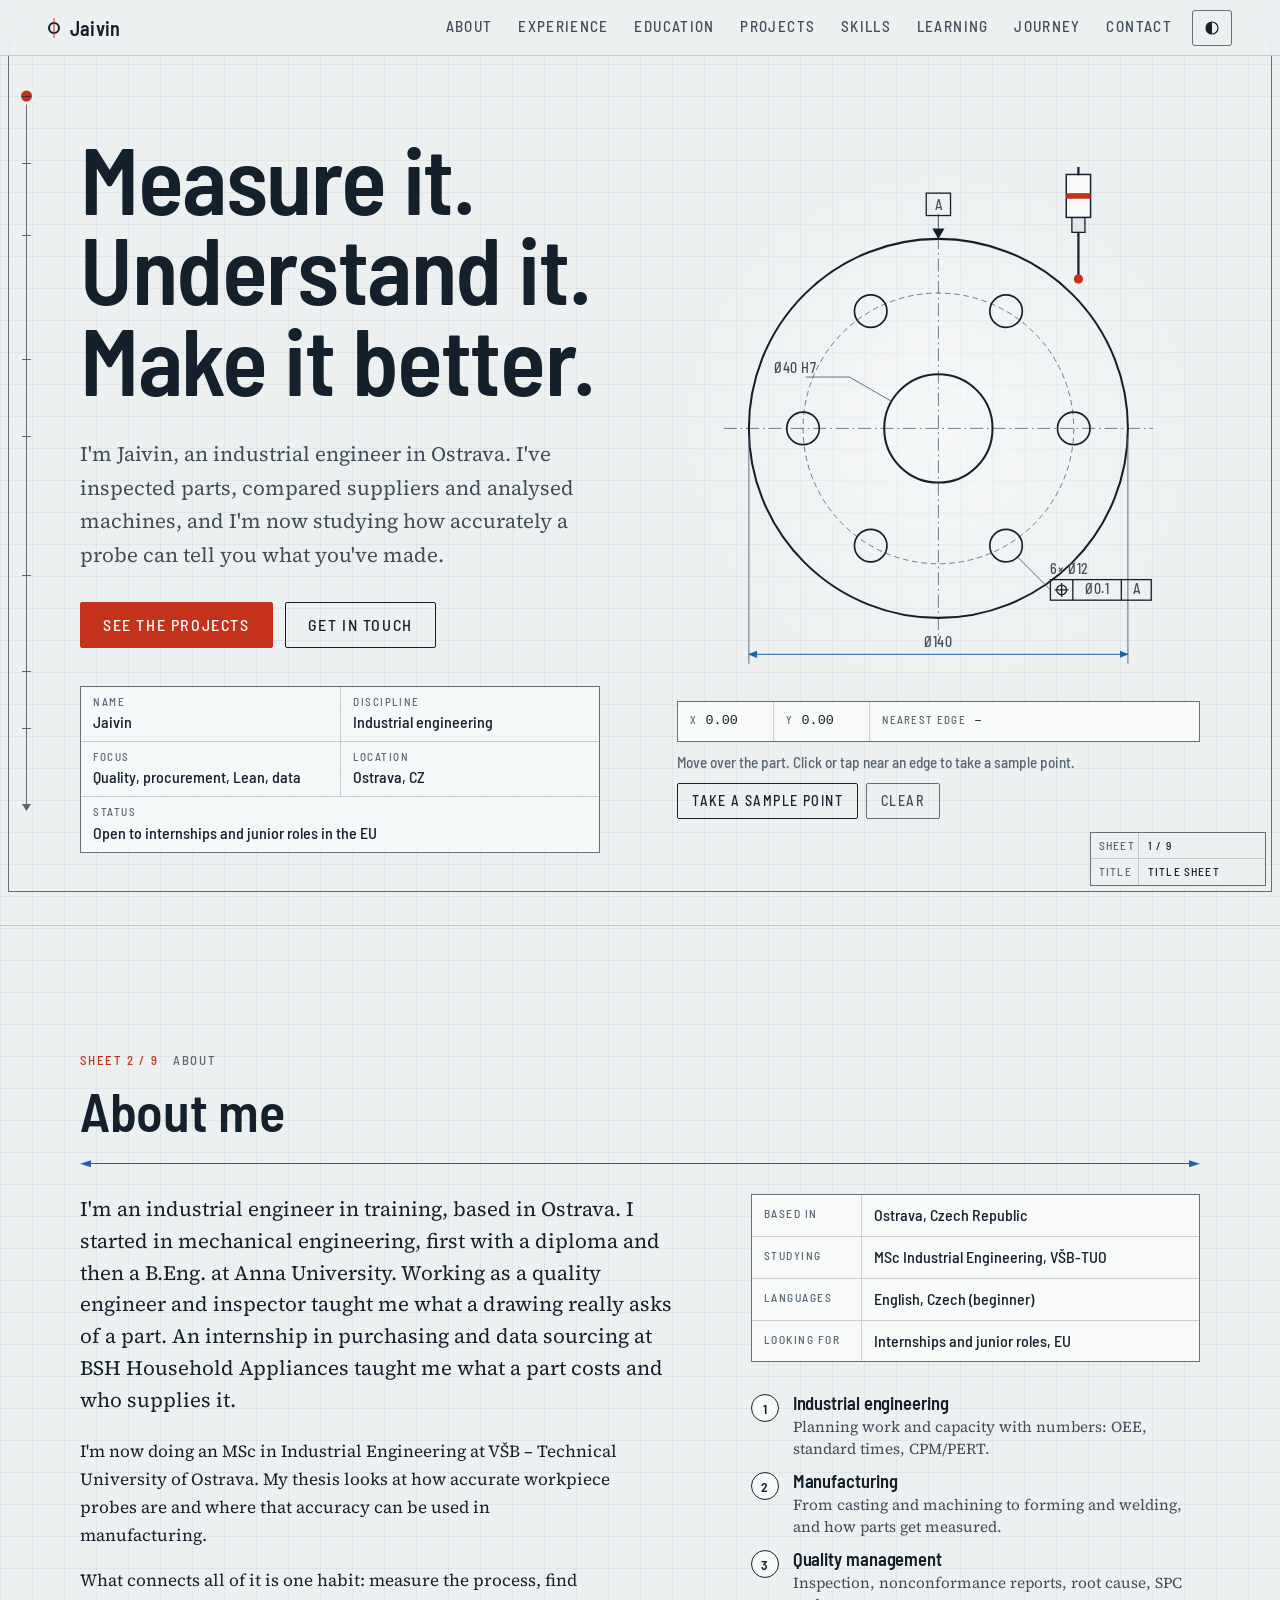
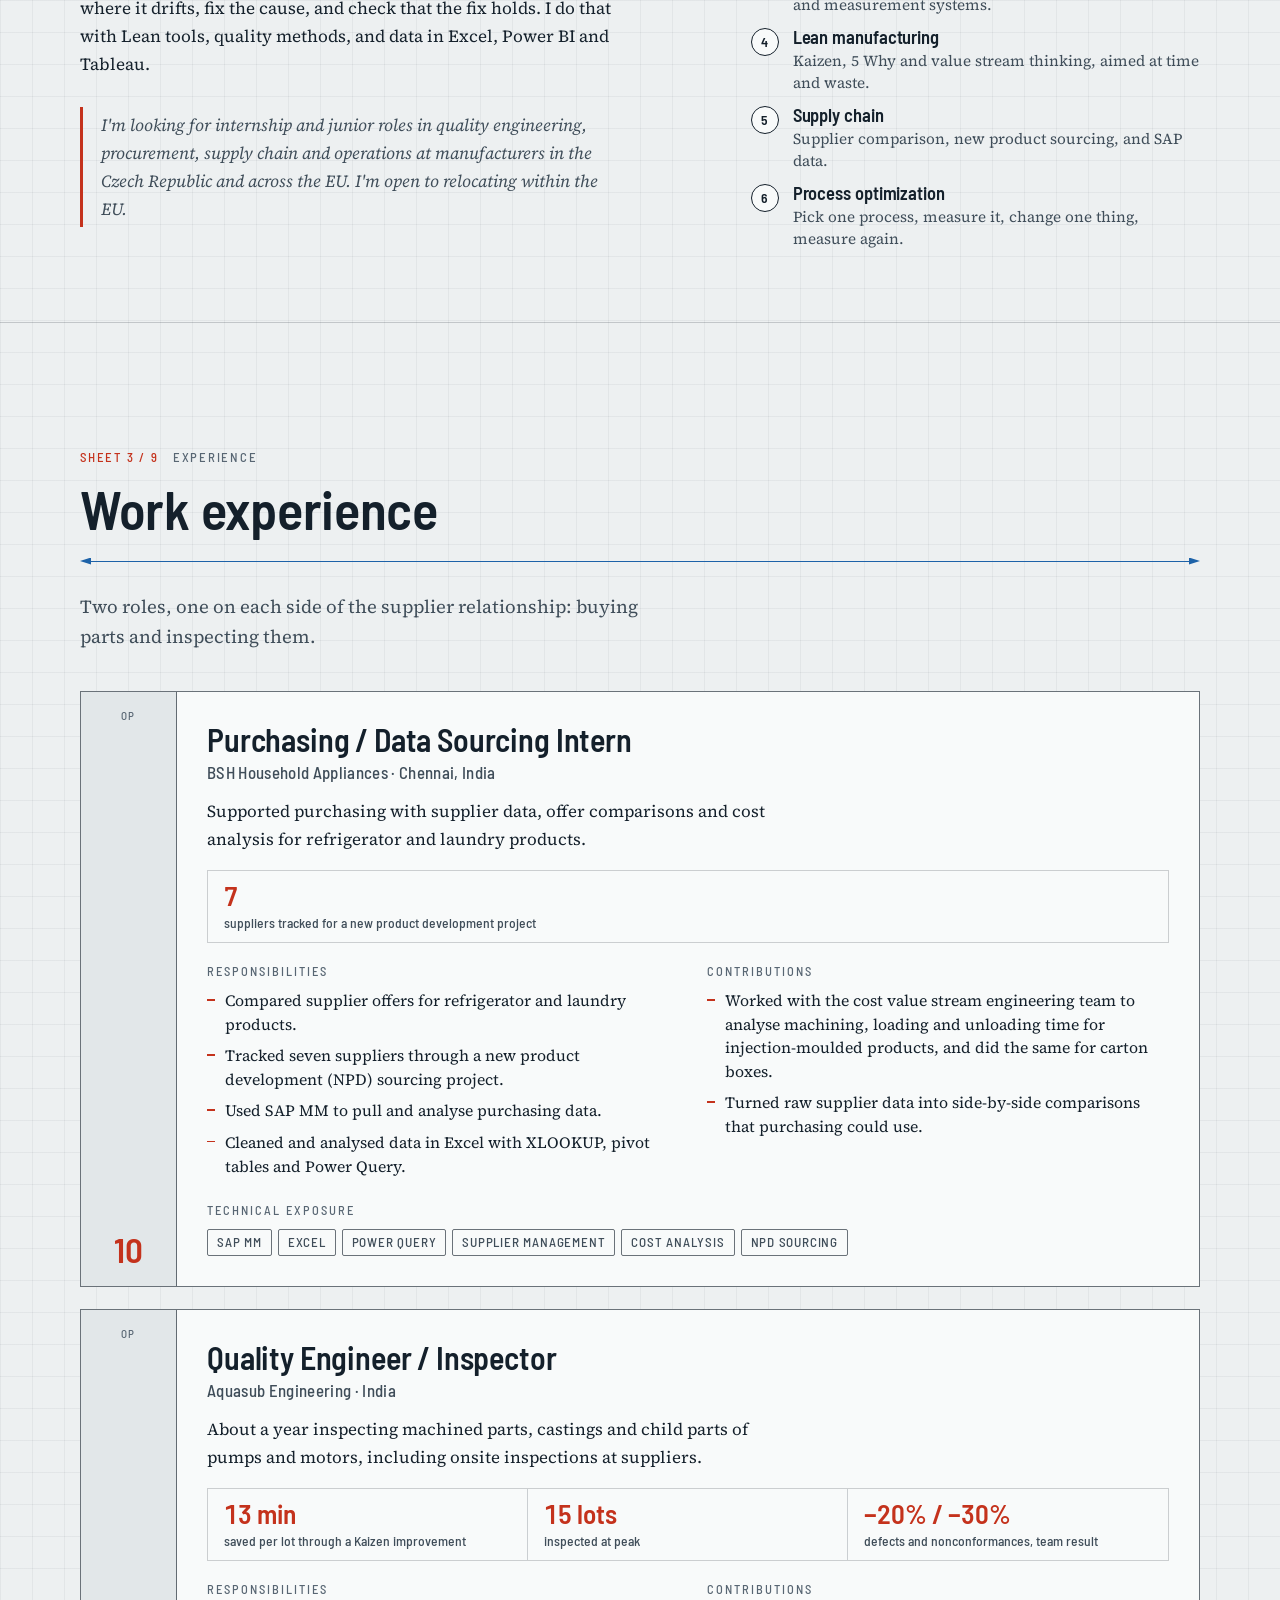
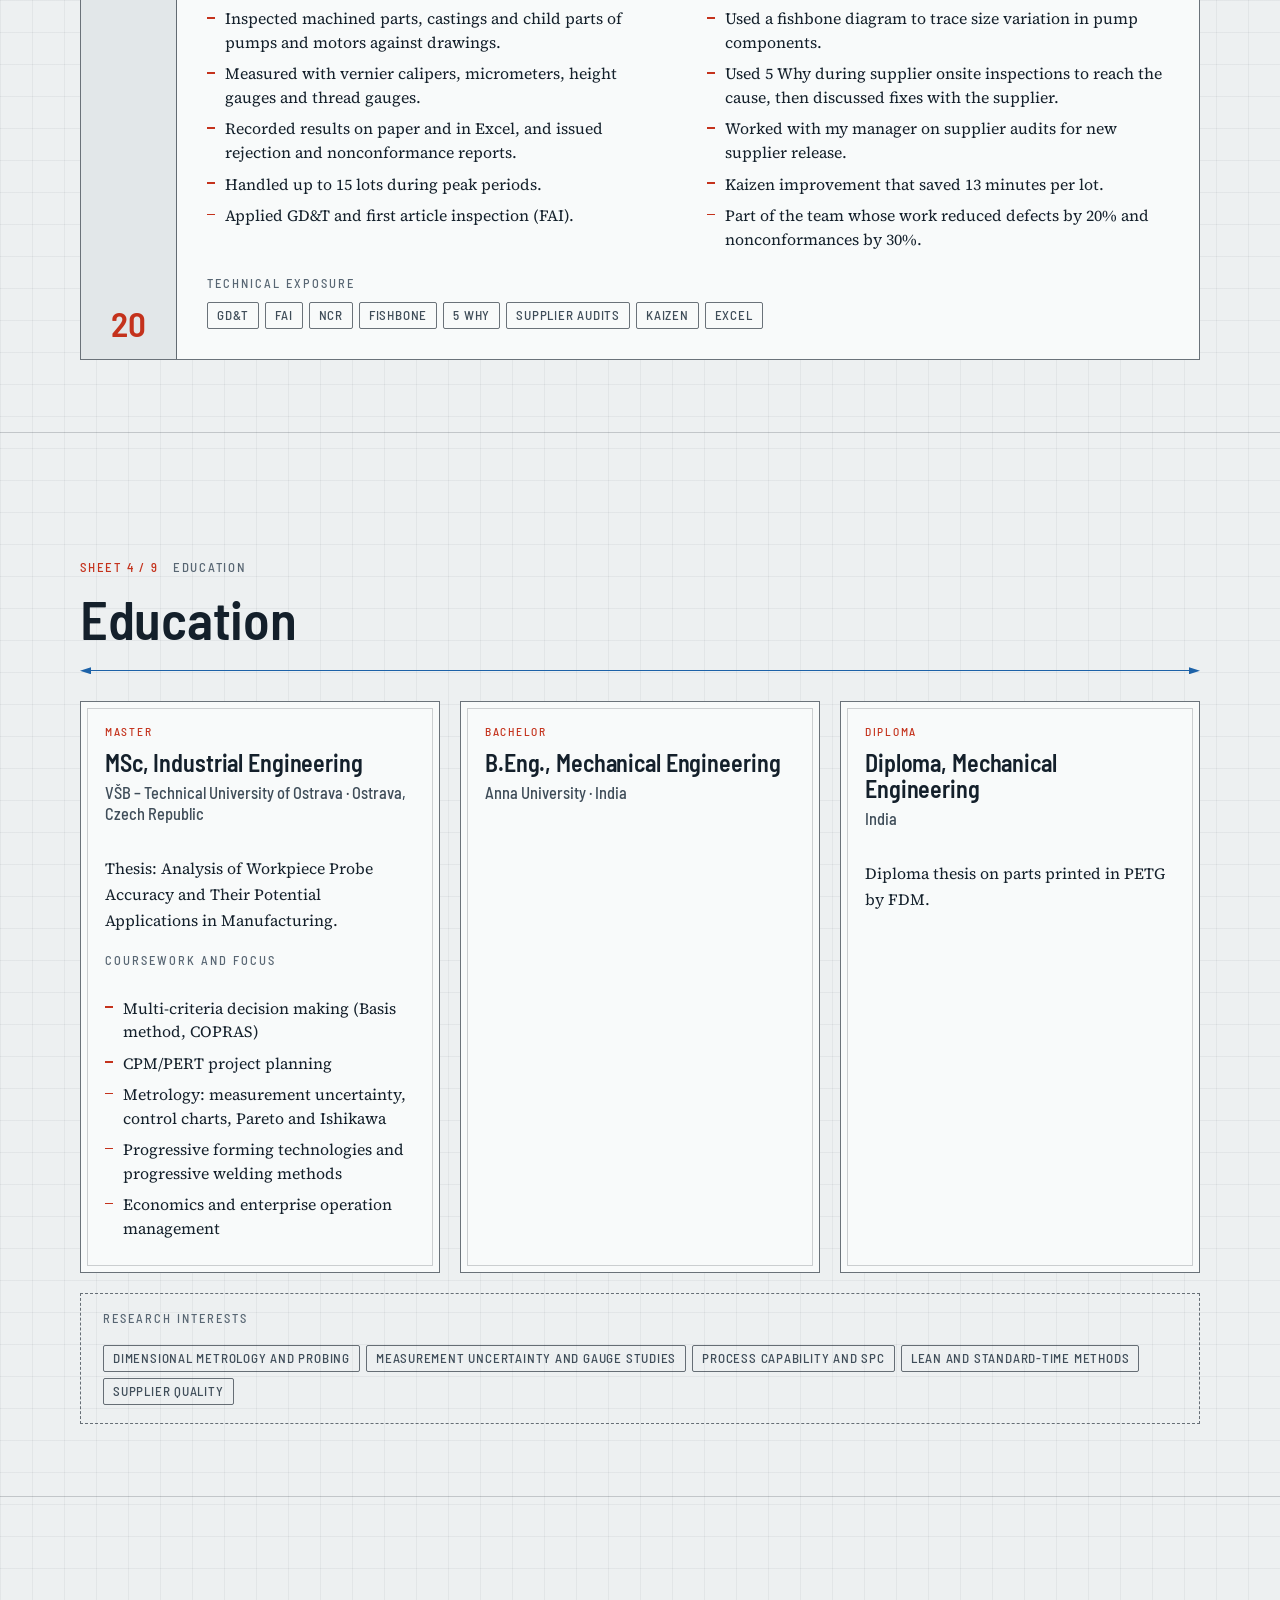
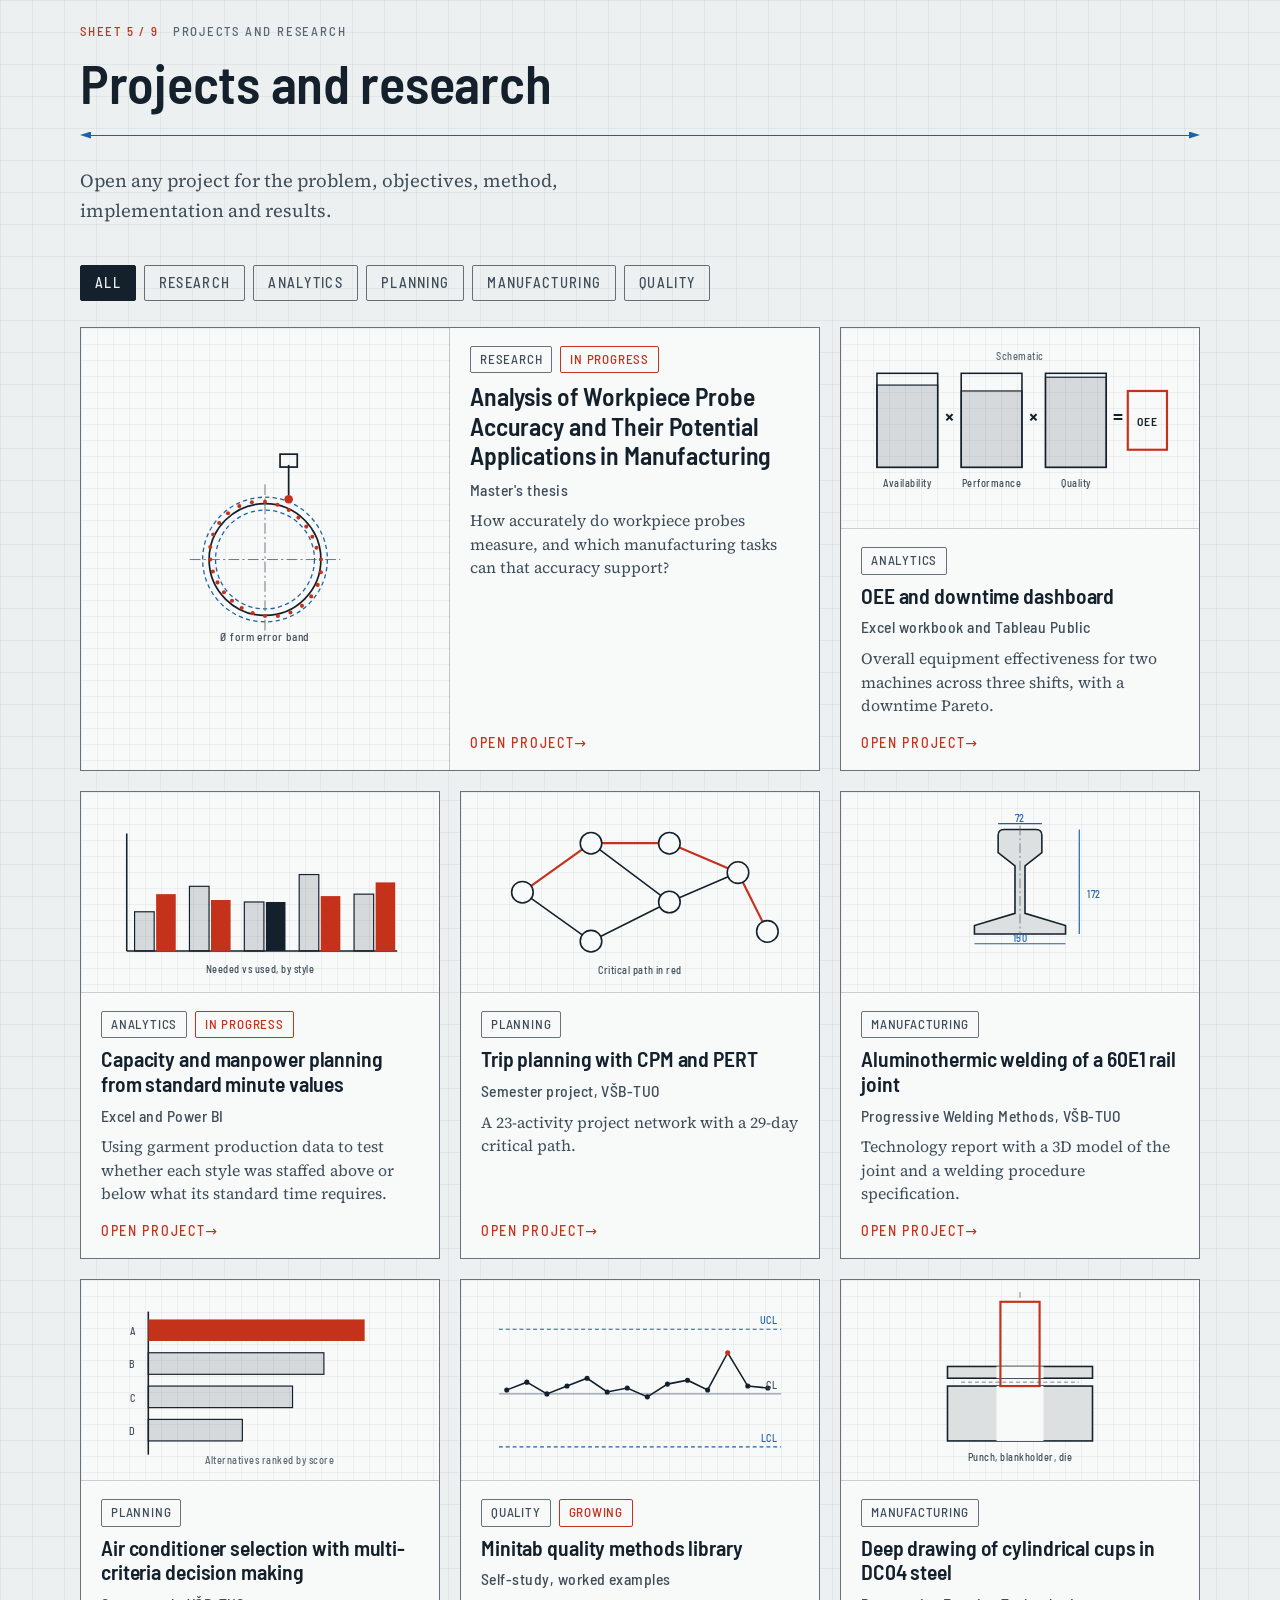
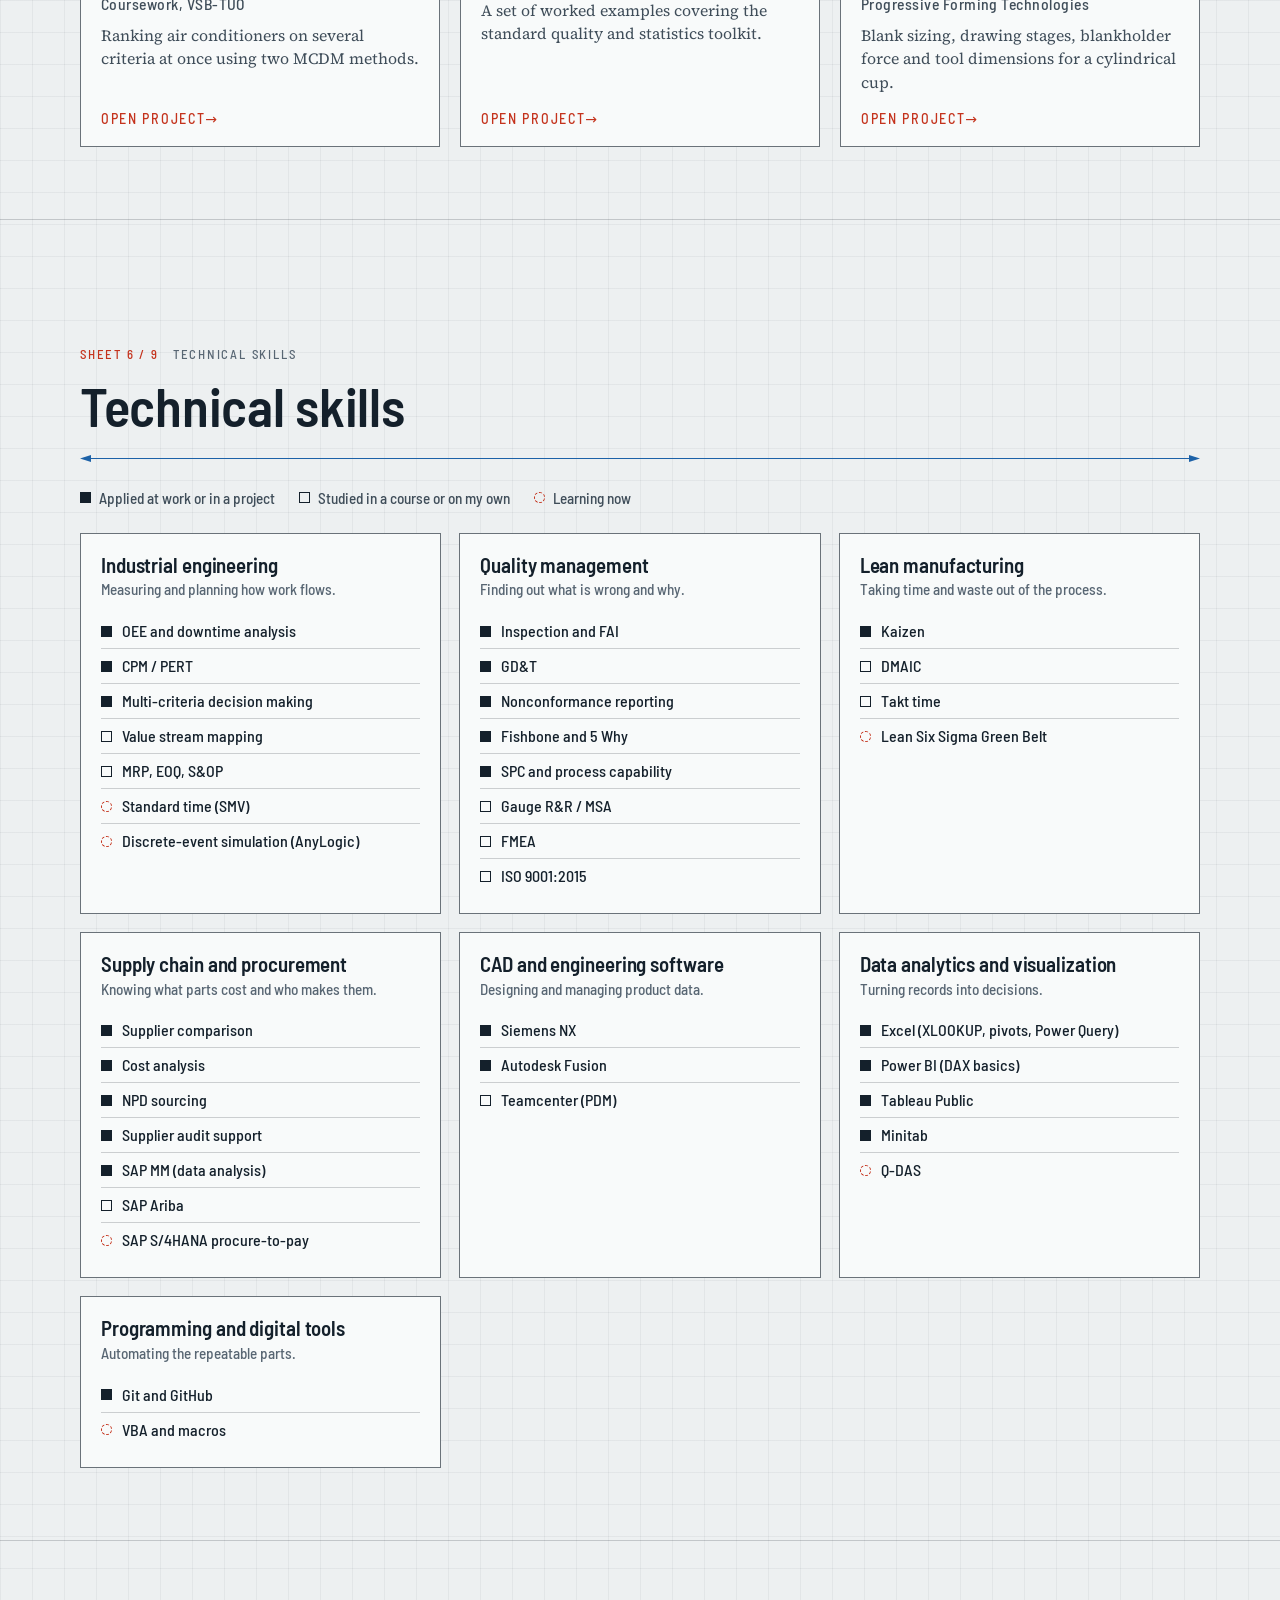
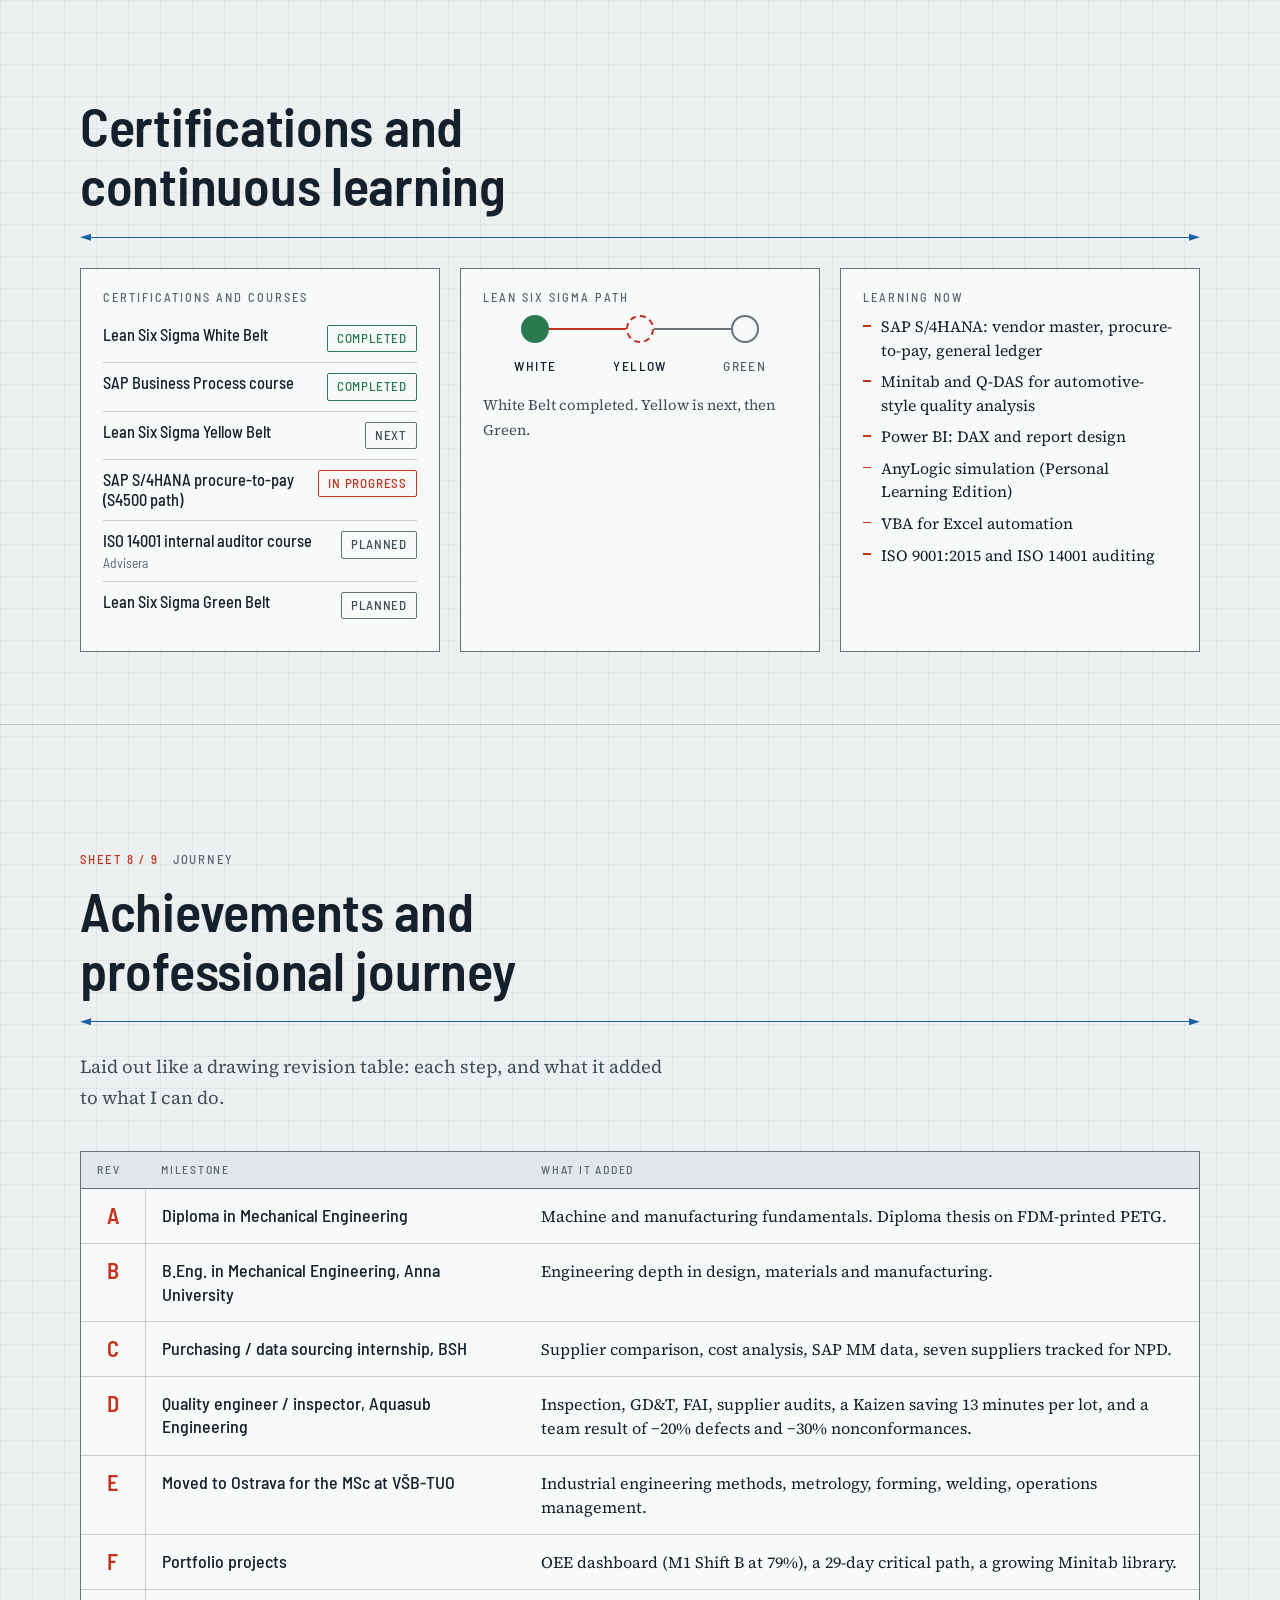
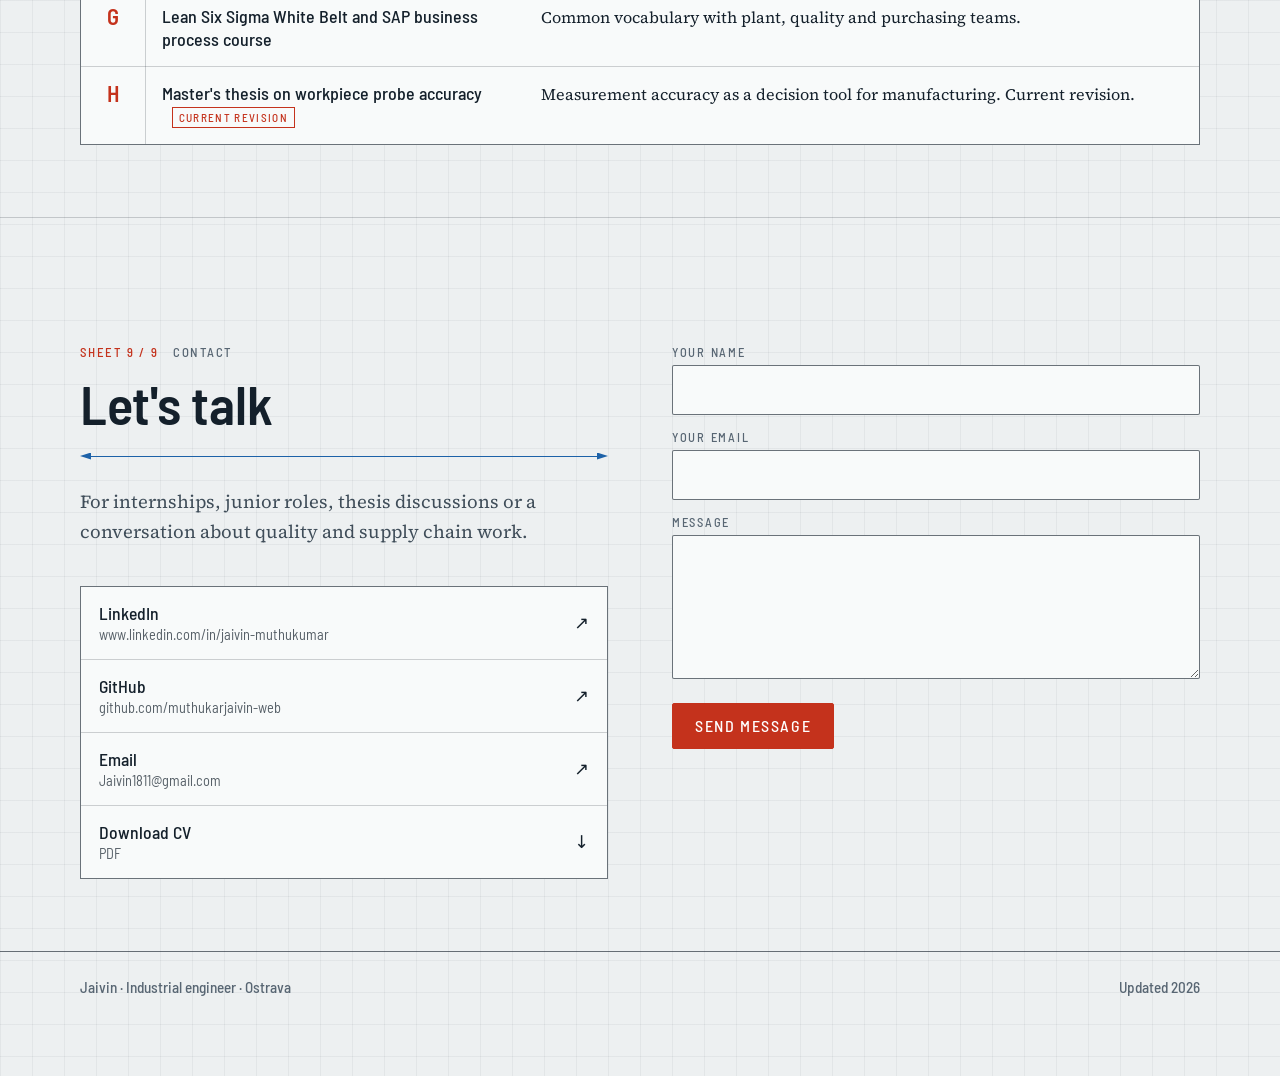
<file: index.html>
<!doctype html>
<html lang="en">
<head>
  <meta charset="utf-8">
  <meta name="viewport" content="width=device-width, initial-scale=1">
  <title>Jaivin | Industrial Engineer in Quality, Procurement and Lean Manufacturing</title>
  <meta name="description" content="Jaivin is an industrial engineer (MSc, VŠB-TUO, Ostrava) with experience in quality engineering and procurement. Projects in OEE, metrology, Lean, SPC and supply chain analytics.">
  <meta name="author" content="Jaivin">
  <meta name="theme-color" content="#EDF0F1" media="(prefers-color-scheme: light)">
  <meta name="theme-color" content="#0F1519" media="(prefers-color-scheme: dark)">
  <!-- TODO: replace with your real GitHub Pages address -->
  <link rel="canonical" href="https://your-username.github.io/">
  <meta property="og:type" content="website">
  <meta property="og:title" content="Jaivin | Industrial Engineer">
  <meta property="og:description" content="Quality engineering, procurement and Lean manufacturing. Projects, experience and thesis on workpiece probe accuracy.">
  <meta property="og:url" content="https://your-username.github.io/">
  <meta property="og:image" content="https://your-username.github.io/assets/img/og.png">
  <meta name="twitter:card" content="summary_large_image">
  <link rel="icon" href="assets/img/favicon.svg" type="image/svg+xml">

  <!-- Set theme before first paint to avoid a flash -->
  <script>
    (function () {
      var t = null;
      try { t = localStorage.getItem('theme'); } catch (e) {}
      if (!t) t = window.matchMedia && matchMedia('(prefers-color-scheme: dark)').matches ? 'dark' : 'light';
      document.documentElement.setAttribute('data-theme', t);
      document.documentElement.classList.add('js');
    })();
  </script>

  <link rel="preload" href="assets/fonts/barlow-semi-condensed-latin-600-normal.woff2" as="font" type="font/woff2" crossorigin>
  <link rel="preload" href="assets/fonts/source-serif-4-latin-wght-normal.woff2" as="font" type="font/woff2" crossorigin>
  <link rel="stylesheet" href="assets/css/styles.css">

  <script type="application/ld+json">
  {
    "@context": "https://schema.org",
    "@type": "Person",
    "name": "Jaivin",
    "jobTitle": "Industrial Engineer",
    "alumniOf": [
      { "@type": "CollegeOrUniversity", "name": "VŠB – Technical University of Ostrava" },
      { "@type": "CollegeOrUniversity", "name": "Anna University" }
    ],
    "address": { "@type": "PostalAddress", "addressLocality": "Ostrava", "addressCountry": "CZ" },
    "knowsAbout": ["Industrial engineering", "Quality management", "Lean manufacturing", "Supply chain", "Procurement", "Metrology", "Power BI", "Siemens NX"]
  }
  </script>
</head>
<body>
  <a class="skip" href="#about">Skip to content</a>

  <header class="topbar">
    <a class="brand" href="#top" aria-label="Jaivin, back to top"><span class="brand-dot" aria-hidden="true"></span>Jaivin</a>
    <button class="menu-btn" id="menu-btn" aria-expanded="false" aria-controls="nav">Menu</button>
    <nav id="nav" aria-label="Sections">
      <a href="#about">About</a>
      <a href="#experience">Experience</a>
      <a href="#education">Education</a>
      <a href="#projects">Projects</a>
      <a href="#skills">Skills</a>
      <a href="#learning">Learning</a>
      <a href="#journey">Journey</a>
      <a href="#contact">Contact</a>
    </nav>
    <button class="theme-btn" id="theme-btn" aria-label="Switch to dark mode" title="Switch theme">
      <svg viewBox="0 0 24 24" width="18" height="18" aria-hidden="true"><circle cx="12" cy="12" r="8" fill="none" stroke="currentColor" stroke-width="1.6"/><path d="M12 4a8 8 0 0 0 0 16z" fill="currentColor"/></svg>
    </button>
  </header>

  <div class="dimline" aria-hidden="true"><span class="dimline-mark" id="dimline-mark"></span></div>

  <main id="top">
    <!-- ============ Sheet 1: Hero ============ -->
    <section class="sheet hero" data-sheet="Title sheet" aria-labelledby="hero-title">
      <div class="wrap hero-grid">
        <div class="hero-copy">
          <h1 id="hero-title">Measure it. Understand it. Make it better.</h1>
          <p class="hero-lead">I'm Jaivin, an industrial engineer in Ostrava. I've inspected parts, compared suppliers and analysed machines, and I'm now studying how accurately a probe can tell you what you've made.</p>
          <div class="hero-cta">
            <a class="btn primary" href="#projects">See the projects</a>
            <a class="btn" href="#contact">Get in touch</a>
          </div>
          <dl class="titleblock-static">
            <div><dt>Name</dt><dd>Jaivin</dd></div>
            <div><dt>Discipline</dt><dd>Industrial engineering</dd></div>
            <div><dt>Focus</dt><dd>Quality, procurement, Lean, data</dd></div>
            <div><dt>Location</dt><dd>Ostrava, CZ</dd></div>
            <div class="wide"><dt>Status</dt><dd id="hero-status">Open to internships and junior roles in the EU</dd></div>
          </dl>
        </div>

        <figure class="hero-demo">
          <svg id="hero-part" viewBox="0 0 560 560" role="img" aria-label="Engineering drawing of a flanged plate. Move the pointer over it to move a measuring probe, and click an edge to record a point.">
            <defs>
              <marker id="arr" viewBox="0 0 10 10" refX="9" refY="5" markerWidth="8" markerHeight="8" orient="auto-start-reverse"><path d="M0 1 10 5 0 9z" class="fill-dim"/></marker>
            </defs>
            <!-- centre lines -->
            <g class="cl"><path d="M50 280H510M280 50V510"/><circle cx="280" cy="280" r="145" class="pcd"/></g>
            <!-- part -->
            <g class="part">
              <circle class="draw" pathLength="1" cx="280" cy="280" r="203"/>
              <circle class="draw" pathLength="1" cx="280" cy="280" r="58"/>
              <circle class="draw" pathLength="1" cx="425" cy="280" r="17.4"/>
              <circle class="draw" pathLength="1" cx="352.5" cy="405.6" r="17.4"/>
              <circle class="draw" pathLength="1" cx="207.5" cy="405.6" r="17.4"/>
              <circle class="draw" pathLength="1" cx="135" cy="280" r="17.4"/>
              <circle class="draw" pathLength="1" cx="207.5" cy="154.4" r="17.4"/>
              <circle class="draw" pathLength="1" cx="352.5" cy="154.4" r="17.4"/>
            </g>
            <!-- annotations -->
            <g class="ann">
              <!-- Ø140 -->
              <path d="M77 290V532M483 290V532" class="ext"/>
              <path d="M77 522H483" class="dimln" marker-start="url(#arr)" marker-end="url(#arr)"/>
              <text x="280" y="514" text-anchor="middle">Ø140</text>
              <!-- Ø40 H7 -->
              <path d="M229.8 251 184.7 225H138" class="ldr"/>
              <text x="104" y="221" >Ø40 H7</text>
              <!-- datum A -->
              <path d="M280 52V77" class="ldr"/>
              <path d="M280 77 273.5 66h13z" class="fill-ink"/>
              <rect x="267" y="28" width="26" height="24" class="frame"/>
              <text x="280" y="46" text-anchor="middle">A</text>
              <!-- FCF -->
              <path d="M365 418 400 453" class="ldr"/>
              <text x="400" y="436">6× Ø12</text>
              <rect x="400" y="442" width="108" height="22" class="frame"/>
              <path d="M424 442v22M476 442v22" class="frame"/>
              <circle cx="412" cy="453" r="5.2" class="frame-sym"/><path d="M412 445.5v15M404.5 453h15" class="frame-sym"/>
              <text x="450" y="457.5" text-anchor="middle">Ø0.1</text>
              <text x="492" y="457.5" text-anchor="middle">A</text>
            </g>
            <g id="marks"></g>
            <!-- probe: tip at (0,0) of the group -->
            <g id="probe" transform="translate(430 120)" pointer-events="none">
              <circle id="probe-ring" r="5" class="ring"/>
              <path d="M0 -5V-52" class="stylus"/>
              <rect x="-7" y="-66" width="14" height="16" class="probe-holder"/>
              <rect x="-13" y="-112" width="26" height="46" class="probe-body"/>
              <rect x="-13" y="-92" width="26" height="6" class="probe-band"/>
              <path d="M0 -112V-170" class="stylus"/>
              <circle id="probe-tip" r="5" class="tip"/>
            </g>
          </svg>
          <figcaption>
            <div class="readout">
              <div><span class="k">X</span><span class="v" id="ro-x">0.00</span></div>
              <div><span class="k">Y</span><span class="v" id="ro-y">0.00</span></div>
              <div class="feat"><span class="k">Nearest edge</span><span class="v" id="ro-feat">–</span></div>
            </div>
            <p class="sr-only" id="probe-status" role="status"></p>
            <p class="demo-hint" id="demo-hint">Move over the part. Click or tap near an edge to take a sample point.</p>
            <div class="demo-actions">
              <button class="btn small" id="probe-random" type="button">Take a sample point</button>
              <button class="btn small ghost" id="probe-clear" type="button">Clear</button>
            </div>
            <table class="samples" id="samples" hidden>
              <caption>Sampled points. Deviations are simulated for this demo, in micrometres (µm).</caption>
              <thead><tr><th scope="col">#</th><th scope="col">Feature</th><th scope="col">X, Y (mm)</th><th scope="col">Δ radial</th></tr></thead>
              <tbody></tbody>
            </table>
          </figcaption>
        </figure>
      </div>
    </section>

    <!-- ============ Sheet 2: About ============ -->
    <section class="sheet" id="about" data-sheet="About" aria-labelledby="about-h">
      <div class="wrap">
        <h2 id="about-h">About me</h2>
        <div class="about-grid" id="about-body"></div>
      </div>
    </section>

    <!-- ============ Sheet 3: Experience ============ -->
    <section class="sheet" id="experience" data-sheet="Experience" aria-labelledby="exp-h">
      <div class="wrap">
        <h2 id="exp-h">Work experience</h2>
        <p class="sheet-intro">Two roles, one on each side of the supplier relationship: buying parts and inspecting them.</p>
        <div class="ops" id="experience-list"></div>
      </div>
    </section>

    <!-- ============ Sheet 4: Education ============ -->
    <section class="sheet" id="education" data-sheet="Education" aria-labelledby="edu-h">
      <div class="wrap">
        <h2 id="edu-h">Education</h2>
        <div class="edu-grid" id="education-body"></div>
      </div>
    </section>

    <!-- ============ Sheet 5: Projects ============ -->
    <section class="sheet" id="projects" data-sheet="Projects and research" aria-labelledby="proj-h">
      <div class="wrap">
        <h2 id="proj-h">Projects and research</h2>
        <p class="sheet-intro">Open any project for the problem, objectives, method, implementation and results.</p>
        <div class="filters" id="project-filters" role="group" aria-label="Filter projects by type"></div>
        <div class="proj-grid" id="project-grid"></div>
      </div>
    </section>

    <!-- ============ Sheet 6: Skills ============ -->
    <section class="sheet" id="skills" data-sheet="Technical skills" aria-labelledby="skills-h">
      <div class="wrap">
        <h2 id="skills-h">Technical skills</h2>
        <ul class="legend" aria-label="Legend">
          <li><i class="mk applied" aria-hidden="true"></i>Applied at work or in a project</li>
          <li><i class="mk studied" aria-hidden="true"></i>Studied in a course or on my own</li>
          <li><i class="mk learning" aria-hidden="true"></i>Learning now</li>
        </ul>
        <div class="skills-grid" id="skills-body"></div>
      </div>
    </section>

    <!-- ============ Sheet 7: Learning ============ -->
    <section class="sheet" id="learning" data-sheet="Certifications and learning" aria-labelledby="learn-h">
      <div class="wrap">
        <h2 id="learn-h">Certifications and continuous learning</h2>
        <div class="learn-grid" id="learning-body"></div>
      </div>
    </section>

    <!-- ============ Sheet 8: Journey ============ -->
    <section class="sheet" id="journey" data-sheet="Journey" aria-labelledby="jour-h">
      <div class="wrap">
        <h2 id="jour-h">Achievements and professional journey</h2>
        <p class="sheet-intro">Laid out like a drawing revision table: each step, and what it added to what I can do.</p>
        <div class="table-scroll" tabindex="0" role="region" aria-label="Revision table">
          <table class="rev" id="journey-table">
            <thead><tr><th scope="col">Rev</th><th scope="col">Milestone</th><th scope="col">What it added</th></tr></thead>
            <tbody></tbody>
          </table>
        </div>
      </div>
    </section>

    <!-- ============ Sheet 9: Contact ============ -->
    <section class="sheet" id="contact" data-sheet="Contact" aria-labelledby="contact-h">
      <div class="wrap contact-grid">
        <div>
          <h2 id="contact-h">Let's talk</h2>
          <p class="sheet-intro">For internships, junior roles, thesis discussions or a conversation about quality and supply chain work.</p>
          <ul class="links" id="contact-links"></ul>
        </div>
        <form class="form" id="contact-form" novalidate>
          <div class="field"><label for="f-name">Your name</label><input id="f-name" name="name" autocomplete="name" required></div>
          <div class="field"><label for="f-email">Your email</label><input id="f-email" name="email" type="email" autocomplete="email" required></div>
          <div class="field"><label for="f-msg">Message</label><textarea id="f-msg" name="message" rows="5" required></textarea></div>
          <input class="hp" type="text" name="_gotcha" tabindex="-1" autocomplete="off" aria-hidden="true">
          <button class="btn primary" type="submit">Send message</button>
          <p class="form-status" id="form-status" role="status"></p>
        </form>
      </div>
    </section>
  </main>

  <footer class="footer">
    <div class="wrap">
      <p>Jaivin · Industrial engineer · Ostrava</p>
      <p id="footer-updated"></p>
    </div>
  </footer>

  <aside class="titleblock" aria-hidden="true">
    <div class="tb-row"><span class="tb-k">Sheet</span><span class="tb-v" id="tb-sheet">1 / 9</span></div>
    <div class="tb-row"><span class="tb-k">Title</span><span class="tb-v" id="tb-title">Title sheet</span></div>
  </aside>

  <dialog id="project-dialog" aria-labelledby="pd-title"></dialog>

  <noscript>
    <div class="wrap noscript">
      <p><strong>Jaivin</strong>, industrial engineer in Ostrava. MSc Industrial Engineering at VŠB-TUO. Experience: purchasing and data sourcing intern at BSH Household Appliances; quality engineer and inspector at Aquasub Engineering. Skills: Lean, quality management, OEE, SPC, SAP MM, Power BI, Tableau, Excel, Siemens NX, Teamcenter. This site needs JavaScript to show the full portfolio.</p>
    </div>
  </noscript>

  <script src="data/site.js" defer></script>
  <script src="assets/js/diagrams.js" defer></script>
  <script src="assets/js/probe.js" defer></script>
  <script src="assets/js/main.js" defer></script>
</body>
</html>
</file>
<file: assets/css/styles.css>
/* ==========================================================================
   DRAWING SHEET: design system
   Light = drafting paper. Dark = ink on graphite.
   Change colours in the two variable blocks below; everything else follows.
   ========================================================================== */

/* ---------- Fonts (self-hosted, latin + latin-ext) ---------- */
@font-face{font-family:"Barlow Semi Condensed";font-style:normal;font-weight:400;font-display:swap;src:url(../fonts/barlow-semi-condensed-latin-ext-400-normal.woff2) format("woff2");unicode-range:U+0100-02BA,U+02BD-02C5,U+02C7-02CC,U+02CE-02D7,U+02DD-02FF,U+0304,U+0308,U+0329,U+1D00-1DBF,U+1E00-1E9F,U+1EF2-1EFF,U+2020,U+20A0-20AB,U+20AD-20C0,U+2113,U+2C60-2C7F,U+A720-A7FF}
@font-face{font-family:"Barlow Semi Condensed";font-style:normal;font-weight:400;font-display:swap;src:url(../fonts/barlow-semi-condensed-latin-400-normal.woff2) format("woff2");unicode-range:U+0000-00FF,U+0131,U+0152-0153,U+02BB-02BC,U+02C6,U+02DA,U+02DC,U+0304,U+0308,U+0329,U+2000-206F,U+20AC,U+2122,U+2191,U+2193,U+2212,U+2215,U+FEFF,U+FFFD}
@font-face{font-family:"Barlow Semi Condensed";font-style:normal;font-weight:500;font-display:swap;src:url(../fonts/barlow-semi-condensed-latin-ext-500-normal.woff2) format("woff2");unicode-range:U+0100-02BA,U+02BD-02C5,U+02C7-02CC,U+02CE-02D7,U+02DD-02FF,U+0304,U+0308,U+0329,U+1D00-1DBF,U+1E00-1E9F,U+1EF2-1EFF,U+2020,U+20A0-20AB,U+20AD-20C0,U+2113,U+2C60-2C7F,U+A720-A7FF}
@font-face{font-family:"Barlow Semi Condensed";font-style:normal;font-weight:500;font-display:swap;src:url(../fonts/barlow-semi-condensed-latin-500-normal.woff2) format("woff2");unicode-range:U+0000-00FF,U+0131,U+0152-0153,U+02BB-02BC,U+02C6,U+02DA,U+02DC,U+0304,U+0308,U+0329,U+2000-206F,U+20AC,U+2122,U+2191,U+2193,U+2212,U+2215,U+FEFF,U+FFFD}
@font-face{font-family:"Barlow Semi Condensed";font-style:normal;font-weight:600;font-display:swap;src:url(../fonts/barlow-semi-condensed-latin-ext-600-normal.woff2) format("woff2");unicode-range:U+0100-02BA,U+02BD-02C5,U+02C7-02CC,U+02CE-02D7,U+02DD-02FF,U+0304,U+0308,U+0329,U+1D00-1DBF,U+1E00-1E9F,U+1EF2-1EFF,U+2020,U+20A0-20AB,U+20AD-20C0,U+2113,U+2C60-2C7F,U+A720-A7FF}
@font-face{font-family:"Barlow Semi Condensed";font-style:normal;font-weight:600;font-display:swap;src:url(../fonts/barlow-semi-condensed-latin-600-normal.woff2) format("woff2");unicode-range:U+0000-00FF,U+0131,U+0152-0153,U+02BB-02BC,U+02C6,U+02DA,U+02DC,U+0304,U+0308,U+0329,U+2000-206F,U+20AC,U+2122,U+2191,U+2193,U+2212,U+2215,U+FEFF,U+FFFD}
@font-face{font-family:"Source Serif 4";font-style:normal;font-weight:200 900;font-display:swap;src:url(../fonts/source-serif-4-latin-ext-wght-normal.woff2) format("woff2");unicode-range:U+0100-02BA,U+02BD-02C5,U+02C7-02CC,U+02CE-02D7,U+02DD-02FF,U+0304,U+0308,U+0329,U+1D00-1DBF,U+1E00-1E9F,U+1EF2-1EFF,U+2020,U+20A0-20AB,U+20AD-20C0,U+2113,U+2C60-2C7F,U+A720-A7FF}
@font-face{font-family:"Source Serif 4";font-style:normal;font-weight:200 900;font-display:swap;src:url(../fonts/source-serif-4-latin-wght-normal.woff2) format("woff2");unicode-range:U+0000-00FF,U+0131,U+0152-0153,U+02BB-02BC,U+02C6,U+02DA,U+02DC,U+0304,U+0308,U+0329,U+2000-206F,U+20AC,U+2122,U+2191,U+2193,U+2212,U+2215,U+FEFF,U+FFFD}
@font-face{font-family:"Source Serif 4";font-style:italic;font-weight:200 900;font-display:swap;src:url(../fonts/source-serif-4-latin-ext-wght-italic.woff2) format("woff2");unicode-range:U+0100-02BA,U+02BD-02C5,U+02C7-02CC,U+02CE-02D7,U+02DD-02FF,U+0304,U+0308,U+0329,U+1D00-1DBF,U+1E00-1E9F,U+1EF2-1EFF,U+2020,U+20A0-20AB,U+20AD-20C0,U+2113,U+2C60-2C7F,U+A720-A7FF}
@font-face{font-family:"Source Serif 4";font-style:italic;font-weight:200 900;font-display:swap;src:url(../fonts/source-serif-4-latin-wght-italic.woff2) format("woff2");unicode-range:U+0000-00FF,U+0131,U+0152-0153,U+02BB-02BC,U+02C6,U+02DA,U+02DC,U+0304,U+0308,U+0329,U+2000-206F,U+20AC,U+2122,U+2191,U+2193,U+2212,U+2215,U+FEFF,U+FFFD}

/* ---------- Tokens ---------- */
:root{
  --paper:#edf0f1; --paper-2:#e2e7e9; --card:#f8fafa;
  --ink:#14202b; --ink-2:#3f4d59; --ink-3:#586673;
  --line:rgba(20,32,43,.2); --line-strong:rgba(20,32,43,.62);
  --grid:rgba(20,32,43,.05);
  --accent:#c4321c; --accent-ink:#fff;
  --dim:#1d62a8; --ok:#2a7a4f;
  --sans:"Barlow Semi Condensed","Arial Narrow",system-ui,sans-serif;
  --serif:"Source Serif 4",Georgia,"Times New Roman",serif;
  --mono:ui-monospace,"SFMono-Regular",Menlo,Consolas,monospace;
  --wrap:1120px; --bar:56px;
  color-scheme:light;
}
[data-theme="dark"]{
  --paper:#0f1519; --paper-2:#151d23; --card:#18222a;
  --ink:#e4ecef; --ink-2:#b0bec6; --ink-3:#8b9ca7;
  --line:rgba(228,236,239,.17); --line-strong:rgba(228,236,239,.55);
  --grid:rgba(228,236,239,.04);
  --accent:#ff7557; --accent-ink:#1a0b07;
  --dim:#7dbaf0; --ok:#6fcf97;
  color-scheme:dark;
}

/* ---------- Base ---------- */
*,*::before,*::after{box-sizing:border-box}
html{scroll-behavior:smooth;-webkit-text-size-adjust:100%}
body{
  margin:0;background:var(--paper);color:var(--ink);
  font:400 1.0625rem/1.65 var(--serif);
  background-image:
    linear-gradient(var(--grid) 1px,transparent 1px),
    linear-gradient(90deg,var(--grid) 1px,transparent 1px);
  background-size:32px 32px;
  -webkit-font-smoothing:antialiased;
}
/* sheet frame */
body::after{content:"";position:fixed;inset:8px;border:1px solid var(--line-strong);pointer-events:none;z-index:40}
img,svg{max-width:100%}
h1,h2,h3,h4{font-family:var(--sans);font-weight:600;line-height:1.08;margin:0;letter-spacing:-.005em}
p{margin:0 0 1em}
a{color:inherit;text-decoration-color:var(--line-strong);text-underline-offset:3px}
a:hover{text-decoration-color:var(--accent)}
:focus-visible{outline:2px solid var(--accent);outline-offset:3px;border-radius:2px}
ul,ol{margin:0;padding:0;list-style:none}
em{font-style:italic}
.wrap{width:min(100% - 2*clamp(22px,5vw,60px),var(--wrap));margin-inline:auto}
.skip{position:absolute;left:-999px;top:8px;background:var(--ink);color:var(--paper);padding:8px 14px;z-index:100;font-family:var(--sans)}
.skip:focus{left:12px}
.sr-only{position:absolute;width:1px;height:1px;overflow:hidden;clip:rect(0 0 0 0);white-space:nowrap}
.hp{position:absolute;left:-9999px;opacity:0;height:0;width:0}
[hidden]{display:none!important}

/* ---------- Top bar ---------- */
.topbar{
  position:fixed;inset:0 0 auto 0;height:var(--bar);z-index:50;
  display:flex;align-items:center;gap:20px;padding:0 clamp(22px,4vw,48px);
  background:color-mix(in srgb,var(--paper) 90%,transparent);
  backdrop-filter:blur(10px);-webkit-backdrop-filter:blur(10px);
  border-bottom:1px solid var(--line);
}
.brand{font:600 1.25rem/1 var(--sans);text-decoration:none;display:flex;align-items:center;gap:10px;letter-spacing:.01em}
.brand-dot{width:12px;height:12px;border:2px solid var(--ink);border-radius:50%;position:relative}
.brand-dot::after{content:"";position:absolute;left:50%;top:-6px;bottom:-6px;width:1px;background:var(--accent);transform:translateX(-.5px)}
#nav{display:flex;gap:clamp(12px,2vw,26px);margin-left:auto}
#nav a{font:500 .95rem/1 var(--sans);text-transform:uppercase;letter-spacing:.09em;text-decoration:none;color:var(--ink-2);padding:6px 0;border-bottom:2px solid transparent;transition:color .2s,border-color .2s}
#nav a:hover,#nav a.active{color:var(--ink);border-bottom-color:var(--accent)}
.theme-btn,.menu-btn{
  font:500 .9rem var(--sans);text-transform:uppercase;letter-spacing:.08em;
  background:transparent;color:var(--ink);border:1px solid var(--line-strong);
  height:36px;min-width:36px;padding:0 10px;cursor:pointer;border-radius:3px;display:inline-grid;place-items:center;
}
.theme-btn:hover,.menu-btn:hover{background:var(--ink);color:var(--paper)}
.menu-btn{display:none;margin-left:auto}
[data-theme="dark"] .theme-btn svg{transform:rotate(180deg)}

/* ---------- Scroll dimension line ---------- */
.dimline{position:fixed;z-index:30;pointer-events:none}
.dimline-mark{position:absolute;background:var(--accent)}
@media (max-width:1179px){
  .dimline{inset:var(--bar) 0 auto 0;height:2px}
  .dimline-mark{inset:0;transform-origin:left;transform:scaleX(var(--p,0))}
}
@media (min-width:1180px){
  .dimline{left:26px;top:96px;bottom:96px;width:1px;background:var(--line-strong)}
  .dimline::before,.dimline::after{content:"";position:absolute;left:-4px;width:9px;height:7px;background:var(--ink-3)}
  .dimline::before{top:-7px;clip-path:polygon(50% 0,0 100%,100% 100%)}
  .dimline::after{bottom:-7px;clip-path:polygon(0 0,100% 0,50% 100%)}
  .dimline .tick{position:absolute;left:-4px;width:9px;height:1px;background:var(--line-strong)}
  .dimline-mark{left:-5px;width:11px;height:11px;border-radius:50%;top:calc(var(--p,0)*100%);transform:translateY(-50%);box-shadow:0 0 0 3px var(--paper)}
}

/* ---------- Sheet title block (bottom right) ---------- */
.titleblock{
  position:fixed;right:14px;bottom:14px;z-index:35;min-width:176px;
  background:var(--paper);border:1px solid var(--line-strong);
  font:500 .72rem/1 var(--sans);text-transform:uppercase;letter-spacing:.1em;pointer-events:none;
}
.tb-row{display:grid;grid-template-columns:48px 1fr;border-top:1px solid var(--line)}
.tb-row:first-child{border-top:0}
.tb-k{padding:7px 8px;color:var(--ink-3);border-right:1px solid var(--line)}
.tb-v{padding:7px 9px;color:var(--ink)}
@media (max-width:899px){.titleblock{display:none}}

/* ---------- Sheets ---------- */
.sheet{padding:clamp(72px,10vw,128px) 0 clamp(40px,6vw,72px);scroll-margin-top:calc(var(--bar) - 8px);position:relative}
.sheet+.sheet:not(.hero){border-top:1px solid var(--line)}
.sheet h2{font-size:clamp(2.1rem,4.6vw,3.4rem);max-width:20ch;text-wrap:balance}
.sheet-tag{display:flex;gap:14px;font:500 .8rem/1 var(--sans);text-transform:uppercase;letter-spacing:.14em;color:var(--ink-3);margin:0 0 16px}
.sheet-tag span:first-child{color:var(--accent)}
.dim-rule{position:relative;height:9px;margin:18px 0 26px;max-width:var(--wrap)}
.dim-rule::before{content:"";position:absolute;left:8px;right:8px;top:4px;height:1px;background:var(--dim);transform-origin:left;transition:transform 1s cubic-bezier(.2,.7,.2,1)}
.dim-rule i{position:absolute;top:1px;width:11px;height:7px;background:var(--dim)}
.dim-rule i:first-child{left:0;clip-path:polygon(0 50%,100% 0,100% 100%)}
.dim-rule i:last-child{right:0;clip-path:polygon(100% 50%,0 0,0 100%)}
.js .dim-rule:not(.in)::before{transform:scaleX(0)}
.sheet-intro{font-size:1.15rem;color:var(--ink-2);max-width:60ch;margin-bottom:2.4rem}

/* ---------- Buttons & chips ---------- */
.btn{
  display:inline-flex;align-items:center;gap:8px;font:500 1rem/1 var(--sans);text-transform:uppercase;letter-spacing:.1em;
  padding:14px 22px;border:1px solid var(--ink);background:transparent;color:var(--ink);cursor:pointer;text-decoration:none;border-radius:2px;
  transition:background .2s,color .2s,transform .2s,border-color .2s;
}
.btn:hover{background:var(--ink);color:var(--paper);transform:translateY(-2px)}
.btn.primary{background:var(--accent);border-color:var(--accent);color:var(--accent-ink)}
.btn.primary:hover{background:var(--ink);border-color:var(--ink);color:var(--paper)}
.btn.small{padding:10px 14px;font-size:.88rem}
.btn.ghost{border-color:var(--line-strong);color:var(--ink-2)}
.chips{display:flex;flex-wrap:wrap;gap:6px}
.chip{font:500 .82rem/1 var(--sans);letter-spacing:.06em;text-transform:uppercase;padding:6px 9px;border:1px solid var(--line-strong);color:var(--ink-2);border-radius:2px;background:transparent}
.chip.solid{background:var(--ink);color:var(--paper);border-color:var(--ink)}
.chip.ok{border-color:var(--ok);color:var(--ok)}
.chip.acc{border-color:var(--accent);color:var(--accent)}

/* ---------- Reveal on scroll ---------- */
.js .reveal{opacity:0;transform:translateY(16px);transition:opacity .7s ease,transform .7s cubic-bezier(.2,.7,.2,1);transition-delay:var(--d,0s)}
.js .reveal.in{opacity:1;transform:none}

/* ---------- Hero ---------- */
.hero{padding-top:calc(var(--bar) + clamp(36px,6vw,80px))}
.hero-grid{display:grid;grid-template-columns:minmax(0,1.02fr) minmax(0,1fr);gap:clamp(28px,5vw,72px);align-items:center}
.hero h1{font-size:clamp(2.9rem,7.4vw,5.9rem);line-height:.96;font-weight:600;letter-spacing:-.015em;margin-bottom:.35em;text-wrap:balance}
.hero-lead{font-size:clamp(1.1rem,1.6vw,1.3rem);color:var(--ink-2);max-width:46ch;margin-bottom:1.8rem}
.hero-cta{display:flex;flex-wrap:wrap;gap:12px;margin-bottom:2.4rem}
.titleblock-static{display:grid;grid-template-columns:1fr 1fr;margin:0;border:1px solid var(--line-strong);background:color-mix(in srgb,var(--card) 80%,transparent);max-width:520px}
.titleblock-static div{padding:9px 12px;border-top:1px solid var(--line);border-left:1px solid var(--line)}
.titleblock-static div:nth-child(-n+2){border-top:0}
.titleblock-static div:nth-child(odd){border-left:0}
.titleblock-static .wide{grid-column:1/-1;border-left:0}
.titleblock-static dt{font:500 .7rem/1 var(--sans);text-transform:uppercase;letter-spacing:.14em;color:var(--ink-3);margin-bottom:5px}
.titleblock-static dd{margin:0;font:500 1rem/1.25 var(--sans)}
.hero-demo{margin:0}
.hero-demo svg{width:100%;height:auto;display:block;touch-action:manipulation;cursor:crosshair;background:radial-gradient(circle at 50% 50%,color-mix(in srgb,var(--card) 70%,transparent),transparent 70%)}
.hero-demo figcaption{margin-top:12px}
.readout{display:flex;flex-wrap:wrap;gap:0;border:1px solid var(--line-strong);font-family:var(--mono);font-size:.84rem;background:var(--card)}
.readout>div{padding:8px 12px;border-right:1px solid var(--line);display:flex;gap:8px;align-items:baseline;min-width:96px}
.readout>div:last-child{border-right:0;flex:1}
.readout .k{font:500 .68rem/1 var(--sans);text-transform:uppercase;letter-spacing:.12em;color:var(--ink-3)}
.readout .v{font-variant-numeric:tabular-nums}
.demo-hint{font:500 .95rem/1.4 var(--sans);color:var(--ink-3);margin:10px 0}
.demo-actions{display:flex;gap:8px;flex-wrap:wrap}
.samples{width:100%;border-collapse:collapse;margin-top:14px;font:500 .88rem var(--sans)}
.samples caption{caption-side:bottom;text-align:left;color:var(--ink-3);font-size:.82rem;padding-top:6px}
.samples th,.samples td{text-align:left;padding:6px 8px;border-bottom:1px solid var(--line);font-variant-numeric:tabular-nums}
.samples th{text-transform:uppercase;letter-spacing:.1em;font-size:.72rem;color:var(--ink-3)}
.samples tr.out td:last-child{color:var(--accent);font-weight:600}

/* hero drawing */
#hero-part .cl path,#hero-part .cl circle{fill:none;stroke:var(--ink-3);stroke-width:.9;stroke-dasharray:14 4 2 4}
#hero-part .pcd{stroke-dasharray:6 4!important}
#hero-part .part .draw{fill:none;stroke:var(--ink);stroke-width:2.2;stroke-dasharray:1;stroke-dashoffset:1;animation:draw 1.6s cubic-bezier(.4,.1,.2,1) forwards}
#hero-part .part .draw:nth-child(2){animation-delay:.25s}
#hero-part .part .draw:nth-child(n+3){animation-delay:.6s;stroke-width:1.8}
@keyframes draw{to{stroke-dashoffset:0}}
#hero-part .ann text{font:500 15px var(--sans);fill:var(--ink-2);letter-spacing:.04em}
#hero-part .ext,#hero-part .ldr{stroke:var(--ink-3);stroke-width:1;fill:none}
#hero-part .dimln{stroke:var(--dim);stroke-width:1.2;fill:none}
#hero-part .fill-dim{fill:var(--dim)} .fill-ink{fill:var(--ink)}
#hero-part .frame{fill:none;stroke:var(--ink);stroke-width:1.4}
#hero-part .frame-sym{fill:none;stroke:var(--ink);stroke-width:1.4}
#hero-part .stylus{stroke:var(--ink);stroke-width:2.4;fill:none;stroke-linecap:round}
#hero-part .probe-body{fill:var(--card);stroke:var(--ink);stroke-width:1.6}
#hero-part .probe-holder{fill:var(--paper-2);stroke:var(--ink);stroke-width:1.4}
#hero-part .probe-band{fill:var(--accent)}
#hero-part .tip{fill:var(--accent)}
#hero-part .ring{fill:none;stroke:var(--accent);stroke-width:1.6;opacity:0;transform-box:fill-box;transform-origin:center}
#hero-part.near .ring{opacity:1;animation:pulse 1s ease-out infinite}
@keyframes pulse{from{transform:scale(1);opacity:1}to{transform:scale(3.2);opacity:0}}
#hero-part .mark{animation:pop .4s cubic-bezier(.2,1.6,.4,1)}
#hero-part .mark circle{fill:var(--accent)}
#hero-part .mark path{stroke:var(--accent);stroke-width:1.4}
#hero-part .mark.out circle{fill:none;stroke:var(--accent);stroke-width:2;r:6}
@keyframes pop{from{transform:scale(0)}to{transform:scale(1)}}
#hero-part .mark{transform-box:fill-box;transform-origin:center}

/* ---------- About ---------- */
.about-grid{display:grid;grid-template-columns:minmax(0,1.35fr) minmax(0,1fr);gap:clamp(28px,5vw,72px)}
.about-copy p{max-width:60ch}
.about-copy p:first-child{font-size:1.28rem;line-height:1.55;color:var(--ink)}
.goal{border-left:3px solid var(--accent);padding:4px 0 4px 18px;margin-top:1.8rem;font-style:italic;color:var(--ink-2)}
.facts{margin:0 0 2rem;border:1px solid var(--line-strong);background:var(--card)}
.facts div{display:grid;grid-template-columns:110px 1fr;border-top:1px solid var(--line)}
.facts div:first-child{border-top:0}
.facts dt{font:500 .72rem/1.3 var(--sans);text-transform:uppercase;letter-spacing:.13em;color:var(--ink-3);padding:11px 12px;border-right:1px solid var(--line)}
.facts dd{margin:0;padding:10px 12px;font:500 1rem/1.3 var(--sans)}
.focus-list{display:grid;gap:12px}
.focus-list li{display:grid;grid-template-columns:30px 1fr;gap:12px;align-items:start}
.balloon{width:28px;height:28px;border:1.5px solid var(--ink);border-radius:50%;display:grid;place-items:center;font:600 .85rem/1 var(--sans);background:var(--card);transition:background .2s,color .2s,border-color .2s}
.focus-list li:hover .balloon{background:var(--accent);border-color:var(--accent);color:var(--accent-ink)}
.focus-list h3{font-size:1.15rem;margin-bottom:2px}
.focus-list p{font-size:.95rem;color:var(--ink-2);margin:0;line-height:1.45}

/* ---------- Experience (routing-card style) ---------- */
.ops{display:grid;gap:22px}
.op{display:grid;grid-template-columns:96px 1fr;border:1px solid var(--line-strong);background:var(--card);transition:transform .25s,box-shadow .25s}
.op:hover{transform:translateY(-3px);box-shadow:0 14px 30px -18px color-mix(in srgb,var(--ink) 60%,transparent)}
.op-no{border-right:1px solid var(--line-strong);padding:18px 10px;text-align:center;background:var(--paper-2);display:flex;flex-direction:column;justify-content:space-between;align-items:center;gap:20px}
.op-no small{font:500 .7rem/1 var(--sans);text-transform:uppercase;letter-spacing:.15em;color:var(--ink-3)}
.op-no b{font:600 2.2rem/1 var(--sans);color:var(--accent)}
.op-main{padding:clamp(18px,3vw,30px)}
.op h3{font-size:clamp(1.5rem,2.6vw,2rem)}
.op-org{font:500 1.05rem/1.3 var(--sans);color:var(--ink-2);margin:6px 0 14px;letter-spacing:.02em}
.op-sum{max-width:62ch;font-size:1.05rem}
.figs{display:flex;flex-wrap:wrap;gap:0;margin:0 0 22px;border:1px solid var(--line)}
.fig{padding:10px 16px;border-right:1px solid var(--line);flex:1 1 150px}
.fig:last-child{border-right:0}
.fig b{display:block;font:600 1.7rem/1.1 var(--sans);color:var(--accent);font-variant-numeric:tabular-nums}
.fig span{font:500 .85rem/1.3 var(--sans);color:var(--ink-2);display:block;margin-top:3px}
.op-cols{display:grid;grid-template-columns:1fr 1fr;gap:clamp(20px,3vw,40px);margin-bottom:18px}
.op h4,.edu h4,.pd-sec h4,.lcard h3{font:500 .78rem/1 var(--sans);text-transform:uppercase;letter-spacing:.16em;color:var(--ink-3);margin-bottom:12px}
.bul li{position:relative;padding-left:18px;margin-bottom:8px;font-size:.98rem;line-height:1.5}
.bul li::before{content:"";position:absolute;left:0;top:.62em;width:8px;height:1.5px;background:var(--accent)}

/* ---------- Education ---------- */
.edu-grid{display:grid;grid-template-columns:repeat(3,1fr);gap:20px}
.edu{border:1px solid var(--line-strong);background:var(--card);padding:24px;position:relative;display:flex;flex-direction:column;gap:6px;transition:transform .25s}
.edu:hover{transform:translateY(-3px)}
.edu::before{content:"";position:absolute;inset:6px;border:1px solid var(--line);pointer-events:none}
.edu .lvl{font:500 .72rem/1 var(--sans);text-transform:uppercase;letter-spacing:.15em;color:var(--accent);margin-bottom:6px}
.edu h3{font-size:1.5rem}
.edu .org{font:500 1.02rem/1.3 var(--sans);color:var(--ink-2)}
.edu .note{margin:10px 0 0;font-size:.98rem}
.edu .bul{margin-top:12px}
.edu-wide{grid-column:1/-1}
.edu-interests{display:flex;flex-wrap:wrap;gap:20px;align-items:center;border:1px dashed var(--line-strong);padding:18px 22px}
.edu-interests h3{font:500 .78rem/1 var(--sans);text-transform:uppercase;letter-spacing:.16em;color:var(--ink-3)}

/* ---------- Projects ---------- */
.filters{display:flex;flex-wrap:wrap;gap:8px;margin-bottom:26px}
.filter{font:500 .9rem/1 var(--sans);text-transform:uppercase;letter-spacing:.09em;padding:10px 14px;border:1px solid var(--line-strong);background:transparent;color:var(--ink-2);cursor:pointer;border-radius:2px;transition:all .2s}
.filter:hover{color:var(--ink);border-color:var(--ink)}
.filter[aria-pressed="true"]{background:var(--ink);color:var(--paper);border-color:var(--ink)}
.proj-grid{display:grid;grid-template-columns:repeat(auto-fill,minmax(300px,1fr));gap:20px}
.proj{position:relative;background:var(--card);border:1px solid var(--line-strong);display:flex;flex-direction:column;transition:transform .28s cubic-bezier(.2,.7,.2,1),box-shadow .28s,border-color .28s}
.proj:hover,.proj:focus-within{transform:translateY(-5px);box-shadow:0 18px 34px -20px color-mix(in srgb,var(--ink) 70%,transparent);border-color:var(--accent)}
.proj.featured{grid-column:span 2}
.proj.hide{display:none}
.proj-fig{aspect-ratio:16/9;border-bottom:1px solid var(--line);background:
  linear-gradient(var(--grid) 1px,transparent 1px) 0 0/16px 16px,
  linear-gradient(90deg,var(--grid) 1px,transparent 1px) 0 0/16px 16px;
  display:grid;place-items:center;padding:12px;overflow:hidden}
.proj-fig svg{width:100%;height:100%;transition:transform .5s cubic-bezier(.2,.7,.2,1)}
.proj:hover .proj-fig svg{transform:scale(1.05)}
.proj-fig img{width:100%;height:100%;object-fit:cover}
.proj.featured .proj-fig{aspect-ratio:auto;height:100%;min-height:200px}
.proj-body{padding:18px 20px 20px;display:flex;flex-direction:column;gap:8px;flex:1}
.proj-meta{display:flex;gap:8px;flex-wrap:wrap}
.proj h3{font-size:1.35rem;line-height:1.15}
.proj.featured h3{font-size:1.6rem}
.proj-short{font:500 .92rem/1.3 var(--sans);color:var(--ink-3);letter-spacing:.03em}
.proj p{margin:0;font-size:.98rem;color:var(--ink-2);line-height:1.5}
.proj-open{all:unset;cursor:pointer;display:block}
.proj-open::after{content:"";position:absolute;inset:0}
.proj-open:focus-visible{outline:2px solid var(--accent);outline-offset:-4px}
.proj-go{margin-top:auto;padding-top:10px;font:500 .88rem/1 var(--sans);text-transform:uppercase;letter-spacing:.12em;color:var(--accent)}
.proj-go::after{content:" →";display:inline-block;transition:transform .2s}
.proj:hover .proj-go::after{transform:translateX(5px)}
.proj.featured{display:grid;grid-template-columns:1fr 1fr}
.proj.featured .proj-fig{border-bottom:0;border-right:1px solid var(--line)}

/* diagram strokes */
svg .d-line{stroke:var(--ink);stroke-width:1.6;fill:none}
svg .d-thin{stroke:var(--ink-3);stroke-width:.8;fill:none}
svg .d-dim{stroke:var(--dim);stroke-width:1.2;fill:none}
svg .d-dash{stroke-dasharray:4 3}
svg .d-center{stroke-dasharray:10 3 2 3}
svg .d-acc-line{stroke:var(--accent);stroke-width:2.2;fill:none}
svg .d-acc-fill{fill:var(--accent);stroke:none}
svg .d-node-fill,svg .d-line-fill{fill:var(--ink);stroke:none}
svg .d-hatch{fill:color-mix(in srgb,var(--ink) 15%,transparent);stroke:var(--ink);stroke-width:1.2}
svg .d-solid-fill{fill:color-mix(in srgb,var(--ink) 12%,var(--card))}
svg .d-paper{fill:var(--card);stroke:none}
svg .d-node{fill:var(--card);stroke:var(--ink);stroke-width:1.6}
svg .d-text{fill:var(--ink-2);font:500 10.5px var(--sans);letter-spacing:.05em}
svg .d-faint{fill:var(--ink-3)}
svg .d-strong{fill:var(--ink);font-weight:600;font-size:12px}
svg .d-op{fill:var(--ink);font:600 22px var(--sans)}
svg .d-dimtext{fill:var(--dim)}

/* ---------- Project dialog ---------- */
dialog#project-dialog{
  width:min(94vw,900px);max-height:90vh;padding:0;border:1px solid var(--ink);background:var(--paper);color:var(--ink);
  box-shadow:0 30px 80px -20px rgba(0,0,0,.5);overflow:auto;margin:auto;
}
dialog#project-dialog[open]{animation:dlg .35s cubic-bezier(.2,.8,.2,1)}
@keyframes dlg{from{opacity:0;transform:translateY(18px) scale(.985)}to{opacity:1;transform:none}}
dialog::backdrop{background:rgba(8,14,18,.62);backdrop-filter:blur(3px)}
.pd-head{position:sticky;top:0;z-index:2;background:var(--paper);display:flex;justify-content:space-between;gap:20px;padding:22px 26px 16px;border-bottom:1px solid var(--line-strong)}
.pd-head h3{font-size:clamp(1.5rem,3.4vw,2.25rem);max-width:26ch;margin:8px 0 6px;text-wrap:balance}
.pd-short{margin:0;font:500 1rem var(--sans);color:var(--ink-3)}
.pd-close{align-self:flex-start;width:40px;height:40px;flex:none;background:transparent;border:1px solid var(--line-strong);color:var(--ink);font-size:1.4rem;cursor:pointer;line-height:1;border-radius:2px}
.pd-close:hover{background:var(--ink);color:var(--paper)}
.pd-body{padding:26px;display:grid;grid-template-columns:minmax(0,1fr) minmax(0,1.5fr);gap:26px 34px}
.pd-fig{margin:0;border:1px solid var(--line-strong);background:var(--card);padding:14px;align-self:start;position:sticky;top:130px}
.pd-fig svg,.pd-fig img{width:100%;height:auto;display:block}
.pd-main{display:grid;gap:22px}
.pd-sec h4{margin-bottom:8px}
.pd-sec p{margin:0;max-width:62ch}
.pd-sec ol{counter-reset:o}
.pd-sec ol li{counter-increment:o;position:relative;padding-left:32px;margin-bottom:8px;line-height:1.5}
.pd-sec ol li::before{content:counter(o);position:absolute;left:0;top:.1em;width:22px;height:22px;border:1.5px solid var(--ink);border-radius:50%;display:grid;place-items:center;font:600 .75rem var(--sans)}
.pd-foot{display:flex;gap:10px;flex-wrap:wrap;align-items:center;padding:16px 26px 24px;border-top:1px solid var(--line)}
.pd-foot .sp{flex:1}
html.lock{overflow:hidden}

/* ---------- Skills ---------- */
.legend{display:flex;flex-wrap:wrap;gap:8px 24px;margin:0 0 26px;font:500 .95rem var(--sans);color:var(--ink-2)}
.legend li{display:flex;align-items:center;gap:8px}
.mk{display:inline-block;width:11px;height:11px;flex:none}
.mk.applied{background:var(--ink)}
.mk.studied{border:1.5px solid var(--ink)}
.mk.learning{border:1.5px dashed var(--accent);border-radius:50%}
.skills-grid{display:grid;grid-template-columns:repeat(auto-fill,minmax(290px,1fr));gap:18px}
.skill-card{border:1px solid var(--line-strong);background:var(--card);padding:20px;transition:transform .25s,border-color .25s}
.skill-card:hover{transform:translateY(-3px);border-color:var(--accent)}
.skill-card h3{font-size:1.3rem}
.skill-card p{font:500 .95rem/1.3 var(--sans);color:var(--ink-3);margin:4px 0 14px}
.skill-card li{display:flex;gap:10px;align-items:center;padding:7px 0;border-top:1px solid var(--line);font:500 1rem/1.25 var(--sans)}
.skill-card li:first-child{border-top:0}

/* ---------- Learning ---------- */
.learn-grid{display:grid;grid-template-columns:repeat(3,1fr);gap:20px}
.lcard{border:1px solid var(--line-strong);background:var(--card);padding:22px}
.cert li{display:flex;justify-content:space-between;gap:12px;align-items:flex-start;padding:10px 0;border-top:1px solid var(--line);font:500 1.02rem/1.25 var(--sans)}
.cert li:first-child{border-top:0}
.cert small{display:block;color:var(--ink-3);font-size:.85rem;font-weight:400;margin-top:2px}
.cert .chip{flex:none}
.belts{display:flex;align-items:center;margin:8px 0 14px}
.belt{flex:1;text-align:center;position:relative}
.belt::before{content:"";position:absolute;top:13px;left:-50%;right:50%;height:2px;background:var(--line-strong)}
.belt:first-child::before{display:none}
.belt i{position:relative;z-index:1;display:block;width:28px;height:28px;margin:0 auto 8px;border-radius:50%;border:2px solid var(--line-strong);background:var(--card)}
.belt span{font:500 .85rem var(--sans);text-transform:uppercase;letter-spacing:.1em;color:var(--ink-3)}
.belt.done i{background:var(--ok);border-color:var(--ok)}
.belt.next i{border-color:var(--accent);border-style:dashed}
.belt.done span,.belt.next span{color:var(--ink)}
.belt.done::before,.belt.next::before{background:var(--ok)}
.belt.next::before{background:var(--accent)}
.lcard .small{font-size:.92rem;color:var(--ink-2);margin:0}

/* ---------- Journey / revision table ---------- */
.table-scroll{overflow-x:auto;border:1px solid var(--line-strong);background:var(--card)}
.rev{width:100%;min-width:640px;border-collapse:collapse}
.rev th{font:500 .74rem/1 var(--sans);text-transform:uppercase;letter-spacing:.15em;color:var(--ink-3);text-align:left;padding:12px 16px;border-bottom:1px solid var(--line-strong);background:var(--paper-2)}
.rev td{padding:15px 16px;border-bottom:1px solid var(--line);vertical-align:top;font-size:1rem;line-height:1.5}
.rev tr:last-child td{border-bottom:0}
.rev td:first-child{width:64px;font:600 1.4rem/1 var(--sans);color:var(--accent);text-align:center;border-right:1px solid var(--line)}
.rev td:nth-child(2){font:500 1.12rem/1.3 var(--sans);width:34%}
.rev tr{transition:background .2s}
.rev tbody tr:hover{background:color-mix(in srgb,var(--accent) 7%,transparent)}
.rev tr.current td:nth-child(2)::after{content:"Current revision";display:inline-block;margin-left:10px;font:500 .7rem/1 var(--sans);text-transform:uppercase;letter-spacing:.12em;color:var(--accent);border:1px solid var(--accent);padding:4px 6px;vertical-align:2px}

/* ---------- Contact ---------- */
.contact-grid{display:grid;grid-template-columns:1fr 1fr;gap:clamp(28px,5vw,72px)}
.links{display:grid;gap:0;border:1px solid var(--line-strong);background:var(--card)}
.links li+li{border-top:1px solid var(--line)}
.links a{display:flex;justify-content:space-between;align-items:center;gap:14px;padding:16px 18px;text-decoration:none;font:500 1.1rem/1.2 var(--sans);transition:background .2s,padding .2s}
.links a:hover{background:var(--ink);color:var(--paper);padding-left:26px}
.links small{font:400 .9rem var(--sans);opacity:.7;display:block;margin-top:2px;word-break:break-all}
.form{display:grid;gap:16px;align-content:start}
.field label{display:block;font:500 .78rem/1 var(--sans);text-transform:uppercase;letter-spacing:.14em;color:var(--ink-3);margin-bottom:7px}
.field input,.field textarea{width:100%;font:400 1.05rem/1.4 var(--serif);color:var(--ink);background:var(--card);border:1px solid var(--line-strong);padding:12px 14px;border-radius:2px;transition:border-color .2s,box-shadow .2s}
.field input:focus,.field textarea:focus{outline:none;border-color:var(--accent);box-shadow:0 0 0 3px color-mix(in srgb,var(--accent) 25%,transparent)}
.field [aria-invalid="true"]{border-color:var(--accent)}
.form-status{margin:0;min-height:1.5em;font:500 1rem var(--sans)}
.form-status.err{color:var(--accent)} .form-status.ok{color:var(--ok)}
.form .btn{justify-self:start}

/* ---------- Footer ---------- */
.footer{border-top:1px solid var(--line-strong);padding:26px 0 80px;font:500 .95rem var(--sans);color:var(--ink-3)}
.footer .wrap{display:flex;justify-content:space-between;gap:20px;flex-wrap:wrap}
.footer p{margin:0}
.noscript{padding:100px 0 40px}

/* ---------- Responsive ---------- */
@media (max-width:1000px){
  .hero-grid,.about-grid,.contact-grid{grid-template-columns:1fr}
  .edu-grid,.learn-grid{grid-template-columns:1fr 1fr}
  .proj.featured{grid-column:1/-1}
  .pd-body{grid-template-columns:1fr}
  .pd-fig{position:static}
}
@media (max-width:860px){
  .menu-btn{display:inline-grid}
  #nav{position:fixed;top:var(--bar);left:0;right:0;flex-direction:column;gap:0;margin:0;background:var(--paper);border-bottom:1px solid var(--line-strong);padding:8px 24px 16px;display:none}
  #nav.open{display:flex}
  #nav a{padding:14px 0;border-bottom:1px solid var(--line);font-size:1.05rem}
  .theme-btn{margin-left:0}
}
@media (max-width:700px){
  body::after{inset:4px}
  .edu-grid,.learn-grid,.op-cols{grid-template-columns:1fr}
  .op{grid-template-columns:1fr}
  .op-no{flex-direction:row;border-right:0;border-bottom:1px solid var(--line-strong);padding:10px 16px}
  .proj.featured{display:flex}
  .proj.featured .proj-fig{aspect-ratio:16/9;border-right:0;border-bottom:1px solid var(--line)}
  .facts div{grid-template-columns:96px 1fr}
  .pd-head,.pd-body,.pd-foot{padding-left:18px;padding-right:18px}
}

/* ---------- Motion & print ---------- */
@media (prefers-reduced-motion:reduce){
  html{scroll-behavior:auto}
  *,*::before,*::after{animation:none!important;transition:none!important}
  #hero-part .part .draw{stroke-dashoffset:0}
  .js .reveal{opacity:1;transform:none}
  .js .dim-rule:not(.in)::before{transform:none}
}
@media print{
  body{background:#fff;color:#000}
  body::after,.topbar,.dimline,.titleblock,.demo-actions,.form,.filters,.menu-btn,.theme-btn{display:none!important}
  .sheet{padding:24px 0;break-inside:avoid}
  .js .reveal{opacity:1;transform:none}
  .hero-demo{display:none}
}
</file>
